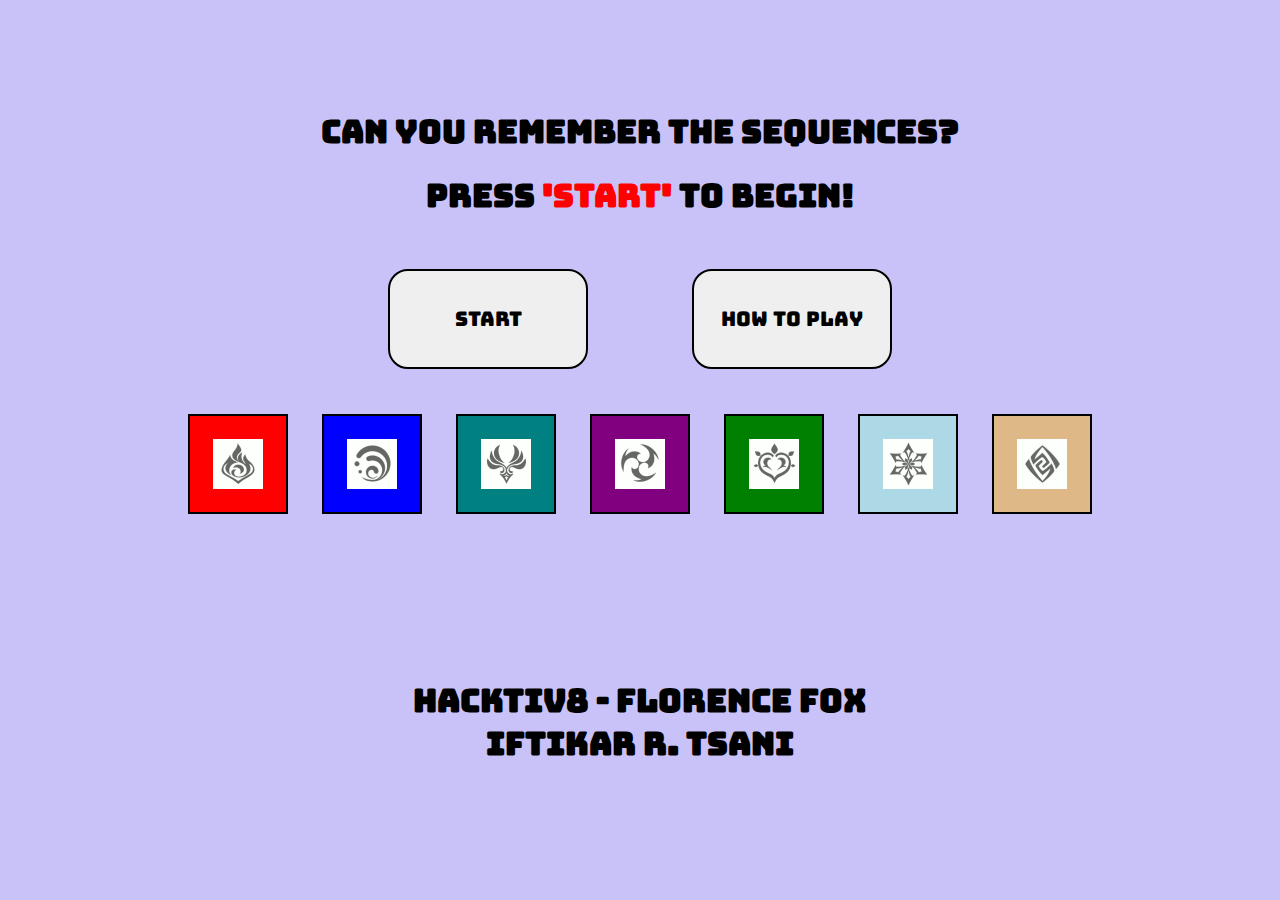
<file: index.html>
<!DOCTYPE html>
<html lang="en">
<head>
    <meta charset="UTF-8">
    <meta name="viewport" content="width=device-width, initial-scale=1.0">
    <title>Remember Me?</title>
    <link rel="shortcut icon" href="img/brain.ico" type="image/x-icon">
    <link rel="stylesheet" href="style.css" type="text/css">
    <link href="https://fonts.googleapis.com/css2?family=Bungee&display=swap" rel="stylesheet"> 
</head>
<body id="body">
    <h1 id='gameTitle' class="gameTitle">Can You Remember the Sequences?</h1>
    <h1 id="title">Press <span style="color: red;">'Start'</span> to Begin!</h1>
    <input id="btnStart" class="button" type="button" value="Start">
    <input id="btnInstructions" onclick="location.href='instructions.html'" class="button" type="button" value="How to Play">
    <div>
        <input type="button" value="" class="btn pyro" id="pyro"> 
        <input type="button" value="" class="btn hydro" id="hydro">
        <input type="button" value="" class="btn anemo" id="anemo">
        <input type="button" value="" class="btn electro" id="electro">
        <input type="button" value="" class="btn dendro" id="dendro">
        <input type="button" value="" class="btn cryo" id="cryo">
        <input type="button" value="" class="btn geo" id="geo">
    </div>
    <h1 id="score">Hacktiv8 - Florence Fox <br>Iftikar R. Tsani</h1>
</body>
<script src="script.js"></script>
</html>
</file>
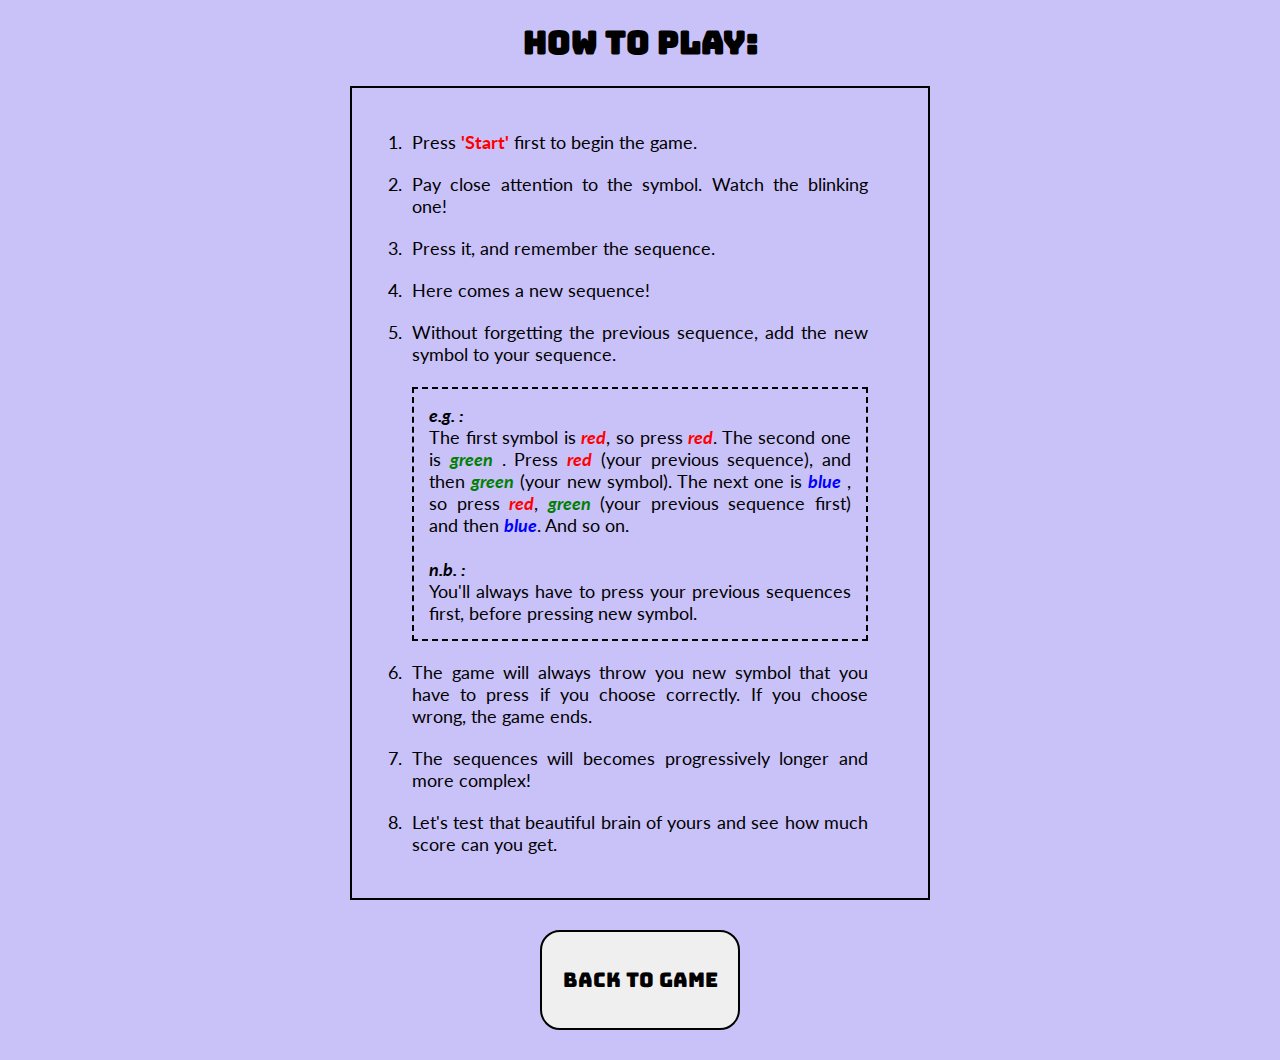
<file: instructions.html>
<!DOCTYPE html>
<html lang="en">
<head>
    <meta charset="UTF-8">
    <meta name="viewport" content="width=device-width, initial-scale=1.0">
    <link rel="shortcut icon" href="img/brain.ico" type="image/x-icon">
    <link rel="stylesheet" href="style.css" type="text/css">
    <link href="https://fonts.googleapis.com/css2?family=Bungee&display=swap" rel="stylesheet">
    <link href="https://fonts.googleapis.com/css2?family=Lato&display=swap" rel="stylesheet"> 
    <title>Instructions</title>
</head>
<body id="body">
    <h1>How to Play: </h1>
    <section class="section">
        <ol>
            <li>Press <span style="font-weight: bold; color: red;">'Start'</span> first to begin the game.</li>
            <li>Pay close attention to the symbol. Watch the blinking one!</li>
            <li>Press it, and remember the sequence.</li>
            <li>Here comes a new sequence!</li>
            <li>
                Without forgetting the previous sequence, add the new symbol to your sequence.
                <br><br>
                <div style="border: 2px dashed black; padding: 15px 15px">
                    <em><strong>e.g. :</strong></em> <br> The first symbol is <span style="color: red; font-style: italic; font-weight: bold;">red</span>,
                     so press <span style="color: red; font-style: italic; font-weight: bold;">red</span>. 
                     The second one is <span style="color: green; font-style: italic; font-weight: bold;">green</span> . Press 
                    <span style="color: red; font-style: italic; font-weight: bold;">red</span> 
                    (your previous sequence), and then <span style="color: green; font-style: italic; font-weight: bold;">green</span>  (your new symbol). 
                    The next one is <span style="color: blue; font-style: italic; font-weight: bold;">blue</span> , so press 
                    <span style="color: red; font-style: italic; font-weight: bold;">red</span>, 
                    <span style="color: green; font-style: italic; font-weight: bold;">green</span>  (your previous sequence first) and then 
                    <span style="color: blue; font-style: italic; font-weight: bold;">blue</span>. And so on. <br>
                    <br><em><strong>n.b. :</strong></em><br> You'll always have to press your previous sequences first, before pressing new symbol.
                </div>
            </li>
            <li>The game will always throw you new symbol that you have to press if you choose correctly. If you choose wrong, the game ends.</li>
            <li>The sequences will becomes progressively longer and more complex!</li>
            <li>Let's test that beautiful brain of yours and see how much score can you get.</li>
        </ol>
    </section>
    
    <input id="btnBack" onclick="location.href='index.html'" class="button" type="button" value="Back to Game">
</body>
</html>
</file>
<file: style.css>
#body {
    margin: 0;
    padding: 0;
    text-align: center;
    background-color: rgb(201, 194, 248);
}

body h1 {
    font-family: 'Bungee', cursive;
}

.button {
    height: 100px;
    width: 200px;
    border-radius: 20px;
    margin: 30px 50px;
    font-family: 'Bungee', cursive;
    font-size: 20px;
    border: 2px solid black;
    cursor: pointer;
}

.button:hover{
    background-color: aqua;
}

.btn {
    width: 100px;
    height: 100px;
    border: 2px solid black;
    margin: 15px 15px;
    cursor: pointer;
}

.pyro {
    background-color: red;
    background-image: url(img/pyro.png);
    background-size: 50px 50px;
    background-repeat: no-repeat;
    background-position: center;
}

.cryo {
    background-color: lightblue;
    background-image: url(img/cryo.png);
    background-size: 50px 50px;
    background-repeat: no-repeat;
    background-position: center;
}

.anemo {
    background-color: teal;
    background-image: url(img/anemo.png);
    background-size: 50px 50px;
    background-repeat: no-repeat;
    background-position: center;
}

.hydro {
    background-color: blue;
    background-image: url(img/hydro.png);
    background-size: 50px 50px;
    background-repeat: no-repeat;
    background-position: center;
}

.geo {
    background-color: burlywood;
    background-image: url(img/geo.png);
    background-size: 50px 50px;
    background-repeat: no-repeat;
    background-position: center;
}

.electro {
    background-color: purple;
    background-image: url(img/electro.png);
    background-size: 50px 50px;
    background-repeat: no-repeat;
    background-position: center;
}

.dendro {
    background-color: green;
    background-image: url(img/dendro.png);
    background-size: 50px 50px;
    background-repeat: no-repeat;
    background-position: center;
}

.gameTitle {
    margin-top: 110px;
}

#score {
    margin-top: 150px;
}

.pressed {
    box-shadow: 0 0 20px white;
}

.game-over {
    background-color: red;
}

.text-over {
    color: red;
    font-size: 80px;
    margin-top: 20px;
}

.section {
    border: 2px solid black; 
    width: 45%; 
    margin: 0 auto;
    font-family: 'Lato', sans-serif;
    font-size: 18px;
}

.section ol {
    padding: 15px 55px;
}

.section li {
    padding: 10px 5px;
    text-align: justify;
}
</file>
